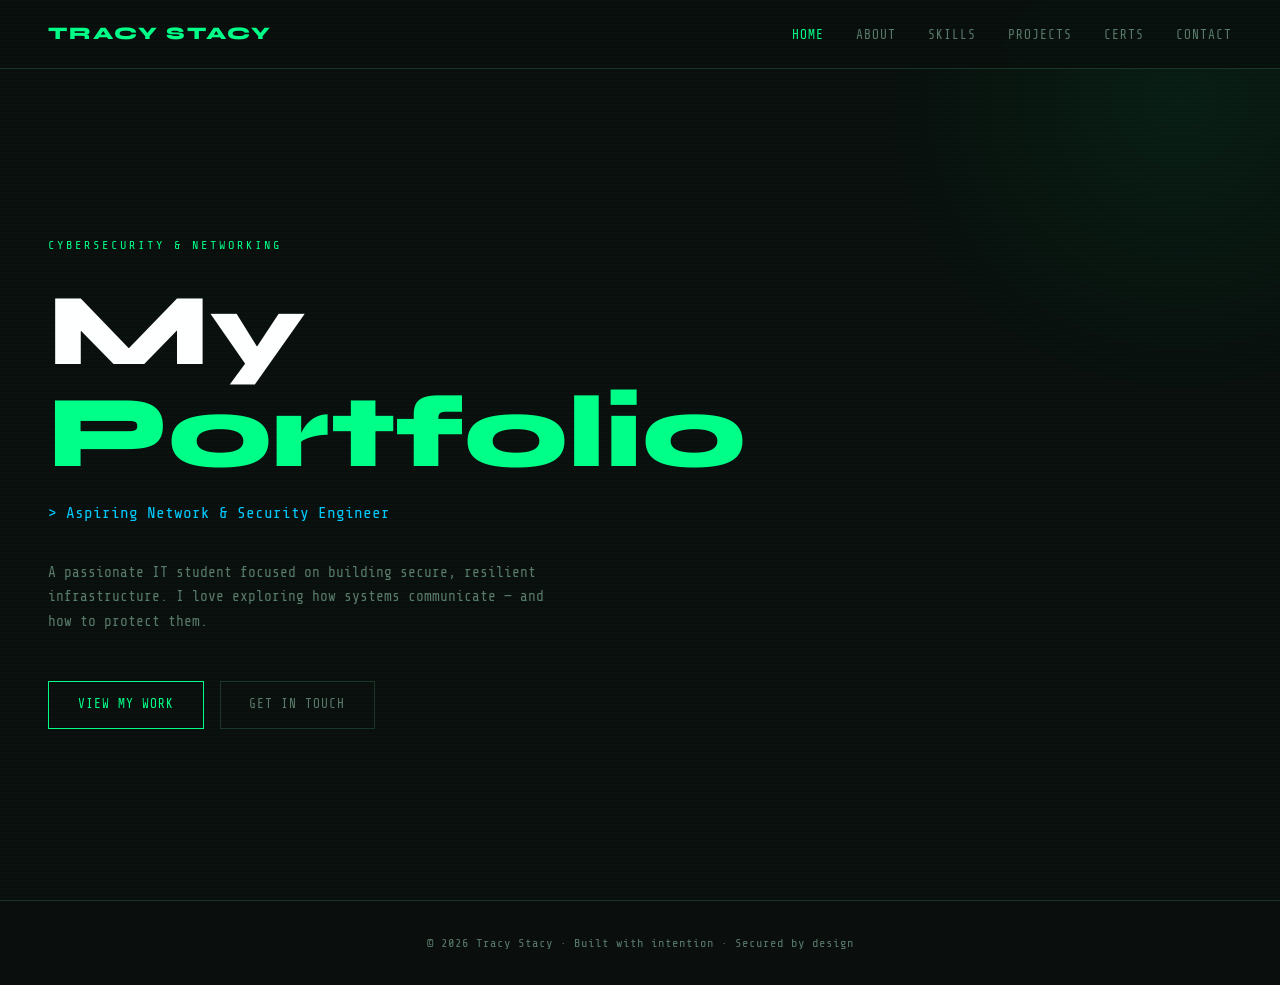
<file: index.html>
<!DOCTYPE html>
<html lang="en">
<head>
  <meta charset="UTF-8"/>
  <meta name="viewport" content="width=device-width, initial-scale=1.0"/>
  <title>Tracy Akinyi | Cybersecurity & Networking</title>
  
  <link rel="stylesheet" href="styles.css"/>
  <style>
    
    #hero {
      min-height: 100vh;
      display: flex;
      align-items: center;
      padding: 8rem 3rem 4rem;
      position: relative;
      overflow: hidden;
    }

    #hero::after {
      content: '';
      position: absolute;
      top: -200px; right: -200px;
      width: 600px; height: 600px;
      background: radial-gradient(circle, rgba(0,255,136,0.06) 0%, transparent 70%);
      pointer-events: none;
    }

    .hero-tag {
      font-size: 0.75rem;
      color: var(--accent);
      letter-spacing: 3px;
      text-transform: uppercase;
      margin-bottom: 1.5rem;
      opacity: 0;
      animation: fadeUp 0.6s 0.2s forwards;
    }

    .hero-name {
      font-family: var(--sans);
      font-size: clamp(3rem, 8vw, 7rem);
      font-weight: 800;
      line-height: 1;
      color: #fff;
      margin-bottom: 1rem;
      opacity: 0;
      animation: fadeUp 0.6s 0.4s forwards;
    }

    .hero-name span { color: var(--accent); }

    .hero-title {
      font-size: 1rem;
      color: var(--accent2);
      margin-bottom: 2rem;
      opacity: 0;
      animation: fadeUp 0.6s 0.6s forwards;
    }

    .hero-bio {
      max-width: 520px;
      color: var(--muted);
      font-size: 0.9rem;
      margin-bottom: 3rem;
      opacity: 0;
      animation: fadeUp 0.6s 0.8s forwards;
    }

    .hero-cta {
      display: flex;
      gap: 1rem;
      flex-wrap: wrap;
      opacity: 0;
      animation: fadeUp 0.6s 1s forwards;
    }

    @media (max-width: 768px) {
      #hero { padding: 7rem 1.5rem 3rem; }
    }
  </style>
</head>
<body>

  
  <section id="hero">
    <div>
      <p class="hero-tag">Cybersecurity & Networking</p>

      
      <h2 class="hero-name">My<br/><span>Portfolio</span></h2>

    
      <p class="hero-title">> Aspiring Network & Security Engineer</p>

   
      <p class="hero-bio">
        A passionate IT student focused on building secure, resilient infrastructure.
        I love exploring how systems communicate — and how to protect them.
      </p>

      <div class="hero-cta">
        <a href="projects.html" class="btn">View My Work</a>
        <a href="contact.html" class="btn btn-ghost">Get In Touch</a>
      </div>
    </div>
  </section>

  
  <script src="nav.js"></script>
</body>
</html>
</file>
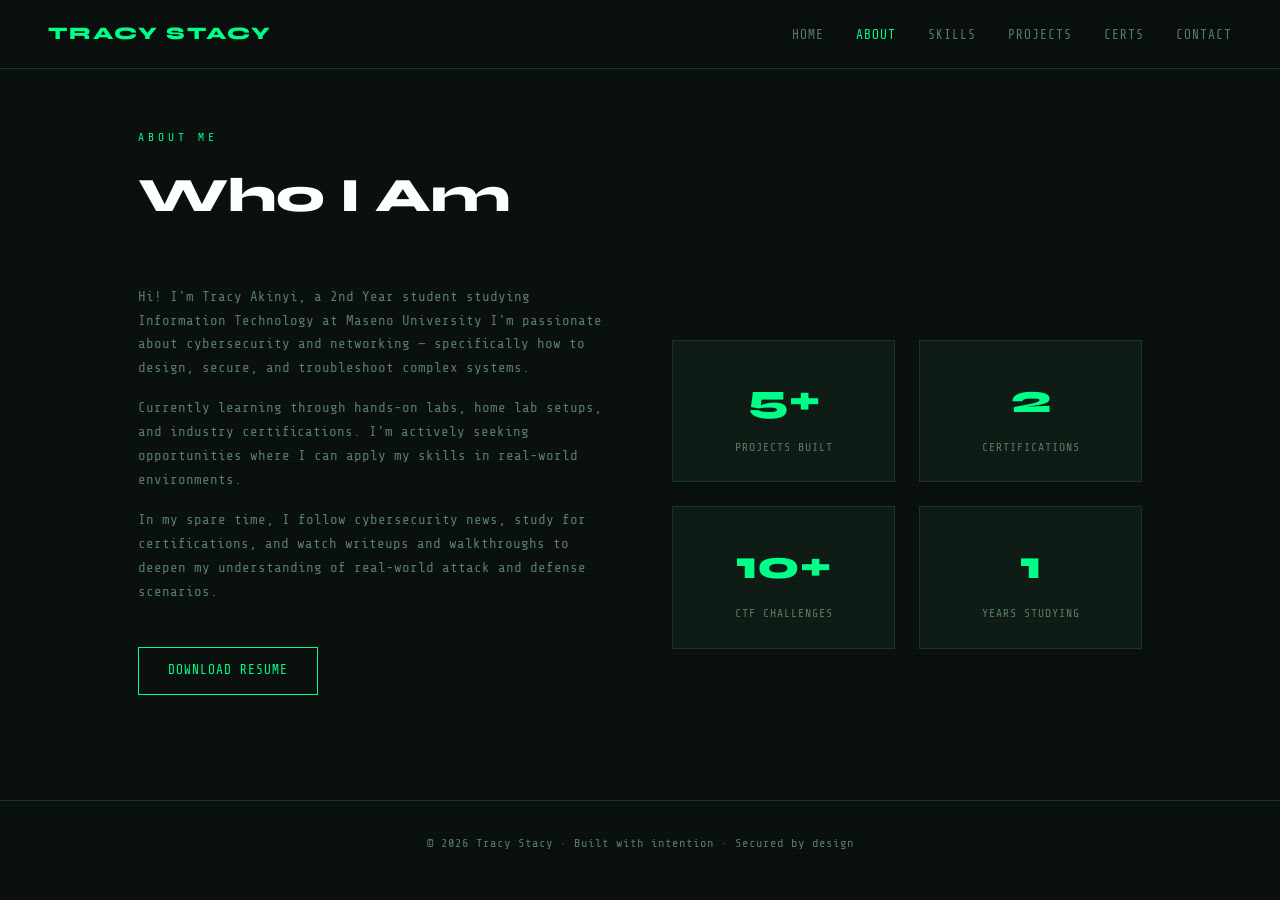
<file: about.html>
<!DOCTYPE html>
<html lang="en">
<head>
  <meta charset="UTF-8"/>
  <meta name="viewport" content="width=device-width, initial-scale=1.0"/>
  <title>About Me | Tracy Akinyi</title>
  <link rel="stylesheet" href="styles.css"/>
  <style>
    .about-grid {
      display: grid;
      grid-template-columns: 1fr 1fr;
      gap: 4rem;
      align-items: center;
    }

    .about-text p {
      color: var(--muted);
      font-size: 0.88rem;
      margin-bottom: 1rem;
    }

    .about-stats {
      display: grid;
      grid-template-columns: 1fr 1fr;
      gap: 1.5rem;
    }

    .stat-box {
      background: var(--surface);
      border: 1px solid var(--border);
      padding: 1.5rem;
      text-align: center;
      transition: border-color 0.2s;
    }

    .stat-box:hover { border-color: var(--accent); }

    .stat-number {
      font-family: var(--sans);
      font-size: 2.5rem;
      font-weight: 800;
      color: var(--accent);
    }

    .stat-label {
      font-size: 0.72rem;
      color: var(--muted);
      letter-spacing: 1px;
      text-transform: uppercase;
      margin-top: 0.3rem;
    }

    @media (max-width: 768px) {
      .about-grid { grid-template-columns: 1fr; gap: 2rem; }
    }
  </style>
</head>
<body>

  <section class="page-section" style="padding-top: 8rem;">
    <p class="section-label">About Me</p>
    <h2 class="section-title">Who I Am</h2>

    <div class="about-grid">
      <div class="about-text">

        
        <p>
          Hi! I'm Tracy Akinyi, a 2nd Year student studying
          Information Technology at Maseno University
          I'm passionate about cybersecurity and networking — specifically
          how to design, secure, and troubleshoot complex systems.
        </p>
        <p>
          Currently learning through hands-on labs, home lab setups, and
          industry certifications. I'm actively seeking 
          opportunities where I can apply my skills in real-world environments.
        </p>
        <p>
         In my spare time, I follow cybersecurity news, study for certifications, and watch writeups and walkthroughs to deepen my understanding of real-world attack and defense scenarios.
        </p>
        <br/>

        
        <a href="resume.docx" class="btn" download>Download Resume</a>
      </div>

      <div class="about-stats">
        
        <div class="stat-box">
          <div class="stat-number">5+</div>
          <div class="stat-label">Projects Built</div>
        </div>
        <div class="stat-box">
          <div class="stat-number">2</div>
          <div class="stat-label">Certifications</div>
        </div>
        <div class="stat-box">
          <div class="stat-number">10+</div>
          <div class="stat-label">CTF Challenges</div>
        </div>
        <div class="stat-box">
          <div class="stat-number">1</div>
          <div class="stat-label">Years Studying</div>
        </div>
      </div>
    </div>
  </section>

  <script src="nav.js"></script>
</body>
</html>
</file>
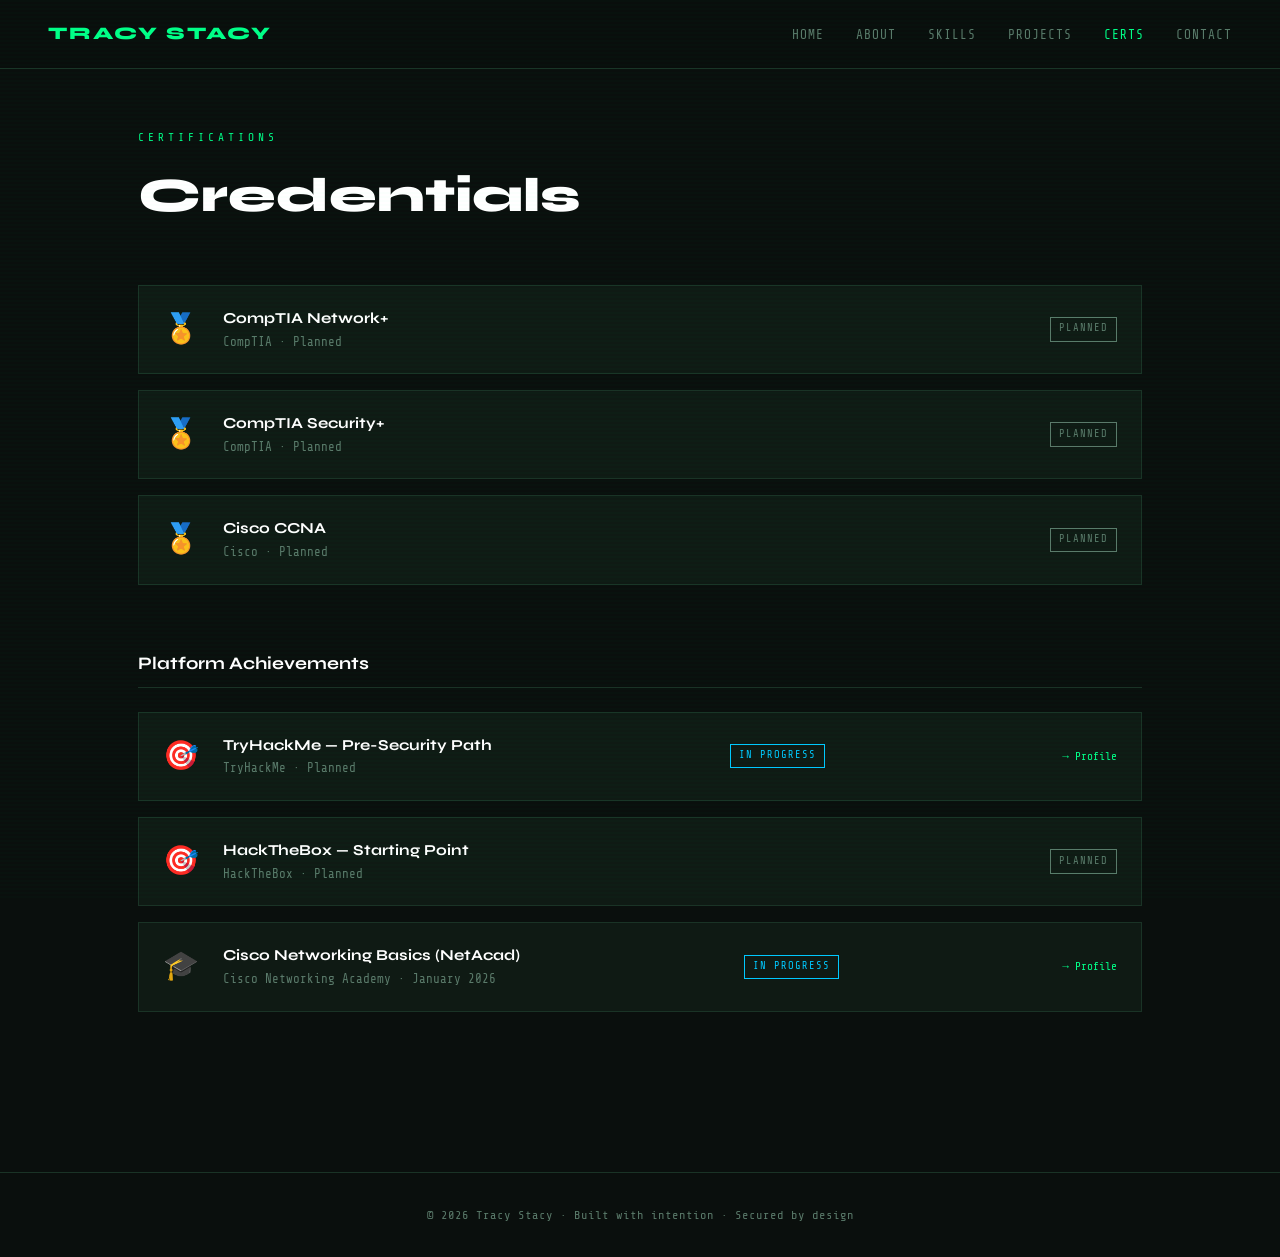
<file: certifications.html>
<!DOCTYPE html>
<html lang="en">
<head>
  <meta charset="UTF-8"/>
  <meta name="viewport" content="width=device-width, initial-scale=1.0"/>
  <title>Certifications | Tracy Akinyi</title>
  <link rel="stylesheet" href="styles.css"/>
  <style>
    .certs-list {
      display: flex;
      flex-direction: column;
      gap: 1rem;
      margin-bottom: 4rem;
    }

    .cert-item {
      display: flex;
      align-items: center;
      gap: 1.5rem;
      background: var(--surface);
      border: 1px solid var(--border);
      padding: 1.2rem 1.5rem;
      transition: border-color 0.2s, transform 0.2s;
    }

    .cert-item:hover {
      border-color: var(--accent);
      transform: translateX(4px);
    }

    .cert-icon { font-size: 1.8rem; flex-shrink: 0; }

    .cert-info h4 {
      font-family: var(--sans);
      font-weight: 700;
      color: #fff;
      font-size: 0.95rem;
    }

    .cert-info p { font-size: 0.78rem; color: var(--muted); }

    .cert-badge {
      margin-left: auto;
      font-size: 0.7rem;
      flex-shrink: 0;
    }

    .cert-badge a {
      color: var(--accent);
      text-decoration: none;
      border-bottom: 1px solid transparent;
      transition: border-color 0.2s;
    }

    .cert-badge a:hover { border-color: var(--accent); }

   
    .cert-status {
      font-size: 0.65rem;
      padding: 0.15rem 0.5rem;
      border: 1px solid;
      letter-spacing: 1px;
      text-transform: uppercase;
      margin-left: auto;
      flex-shrink: 0;
    }

    .cert-status.earned  { border-color: var(--accent);  color: var(--accent); }
    .cert-status.progress{ border-color: var(--accent2); color: var(--accent2); }
    .cert-status.planned { border-color: var(--muted);   color: var(--muted); }

    /* Platform section */
    .platform-section { margin-top: 2rem; }

    .platform-title {
      font-family: var(--sans);
      font-weight: 700;
      color: #fff;
      font-size: 1.1rem;
      margin-bottom: 1.5rem;
      padding-bottom: 0.5rem;
      border-bottom: 1px solid var(--border);
    }
  </style>
</head>
<body>

  <section class="page-section" style="padding-top: 8rem;">
    <p class="section-label"> Certifications</p>
    <h2 class="section-title">Credentials</h2>

   

    <div class="certs-list">

      <div class="cert-item">
        <div class="cert-icon">🏅</div>
        <div class="cert-info">
          <h4>CompTIA Network+</h4>
          <p>CompTIA · Planned</p>
        </div>
        <span class="cert-status planned">Planned</span>
        <!-- Once earned, change to: <span class="cert-status earned">Earned</span> -->
        <!-- And add: <div class="cert-badge"><a href="YOUR_CREDLY_LINK">→ Verify</a></div> -->
      </div>

      <div class="cert-item">
        <div class="cert-icon">🏅</div>
        <div class="cert-info">
          <h4>CompTIA Security+</h4>
          <p>CompTIA · Planned</p>
        </div>
        <span class="cert-status planned">Planned</span>
      </div>

      <div class="cert-item">
        <div class="cert-icon">🏅</div>
        <div class="cert-info">
          <h4>Cisco CCNA</h4>
          <p>Cisco · Planned</p>
        </div>
        <span class="cert-status planned">Planned</span>
      </div>

    </div>

    <!-- ONLINE PLATFORM ACHIEVEMENTS -->
    <div class="platform-section">
      <p class="platform-title">Platform Achievements</p>
      <div class="certs-list">

        <div class="cert-item">
          <div class="cert-icon">🎯</div>
          <div class="cert-info">
            <h4>TryHackMe — Pre-Security Path</h4>
            <p>TryHackMe · Planned</p>
          </div>
          <span class="cert-status progress">In Progress</span>
          <div class="cert-badge"><a href="https://tryhackme.com/p/tracyowira24?tab=yearly-activity">→ Profile</a></div>
        </div>

        <div class="cert-item">
          <div class="cert-icon">🎯</div>
          <div class="cert-info">
            <h4>HackTheBox — Starting Point</h4>
            <p>HackTheBox · Planned</p>
          </div>
          <span class="cert-status planned">Planned</span>
        </div>

        <div class="cert-item">
          <div class="cert-icon">🎓</div>
          <div class="cert-info">
            <h4>Cisco Networking Basics (NetAcad)</h4>
            <p>Cisco Networking Academy · January 2026</p>
          </div>
          <span class="cert-status progress">In Progress</span>
          <div class="cert-badge"><a href="https://www.netacad.com/launch?id=ede6cdee-3d0a-45bb-963c-eac68d24d518&tab=curriculum&view=dcf626d7-d994-5231-8be5-e4369ffd633e">→ Profile</a></div>
        </div>

      </div>
    </div>

  </section>

  <script src="nav.js"></script>
</body>
</html>
</file>
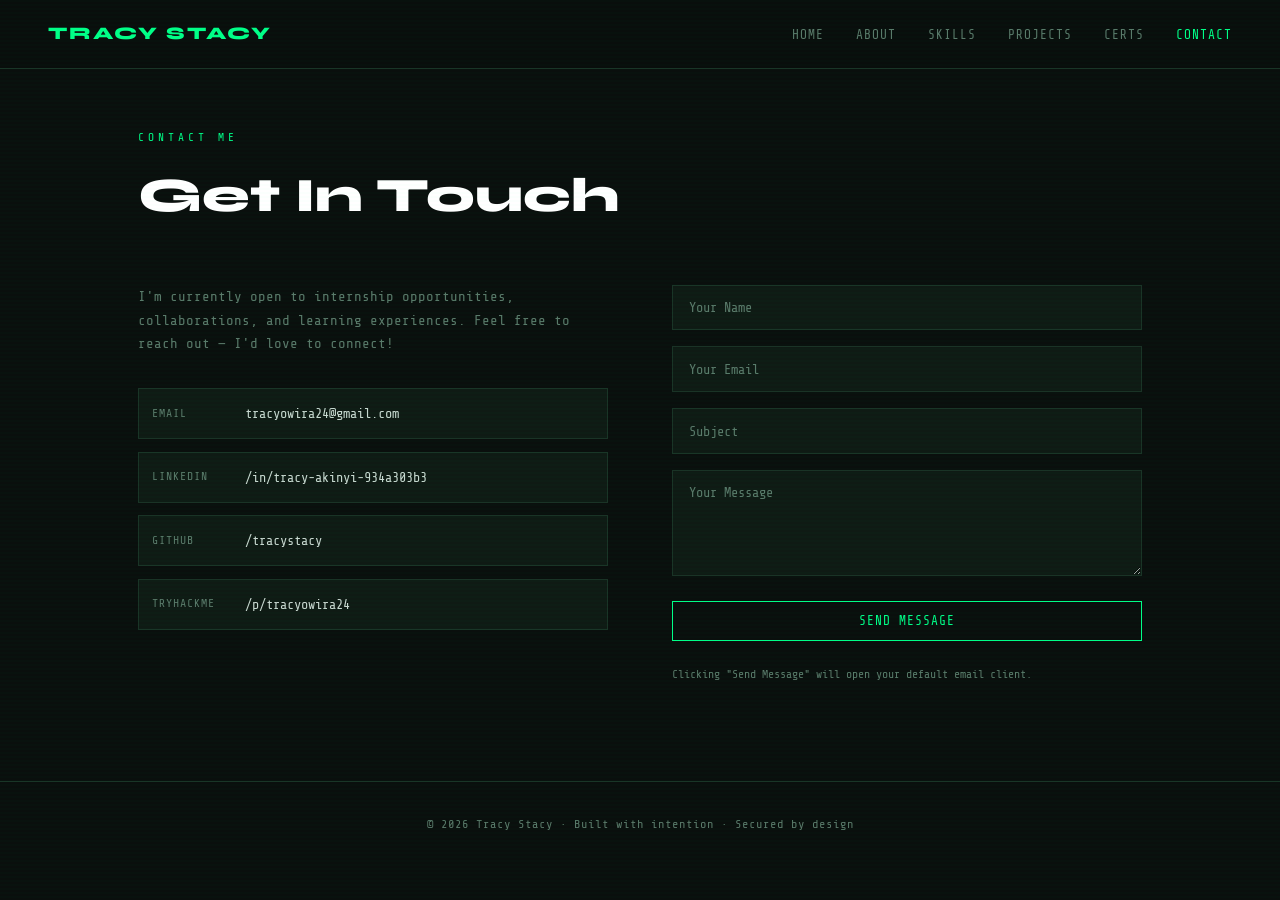
<file: contact.html>
<!DOCTYPE html>
<html lang="en">
<head>
  <meta charset="UTF-8"/>
  <meta name="viewport" content="width=device-width, initial-scale=1.0"/>
  <title>Contact Me | Tracy Akinyi</title>
  <link rel="stylesheet" href="styles.css"/>
  <style>
    .contact-grid {
      display: grid;
      grid-template-columns: 1fr 1fr;
      gap: 4rem;
      align-items: start;
    }

    .contact-info p {
      color: var(--muted);
      font-size: 0.88rem;
      margin-bottom: 2rem;
    }

    .contact-links {
      display: flex;
      flex-direction: column;
      gap: 0.8rem;
    }

    .contact-links a {
      color: var(--text);
      text-decoration: none;
      font-size: 0.85rem;
      display: flex;
      align-items: center;
      gap: 0.8rem;
      transition: color 0.2s;
      padding: 0.8rem;
      border: 1px solid var(--border);
      background: var(--surface);
    }

    .contact-links a:hover {
      color: var(--accent);
      border-color: var(--accent);
    }

    .contact-links .link-label {
      color: var(--muted);
      font-size: 0.72rem;
      width: 80px;
      flex-shrink: 0;
      text-transform: uppercase;
      letter-spacing: 1px;
    }

    /* Form */
    .contact-form {
      display: flex;
      flex-direction: column;
      gap: 1rem;
    }

    .form-group input,
    .form-group textarea {
      width: 100%;
      background: var(--surface);
      border: 1px solid var(--border);
      color: var(--text);
      font-family: var(--mono);
      font-size: 0.85rem;
      padding: 0.9rem 1rem;
      outline: none;
      transition: border-color 0.2s;
      resize: vertical;
    }

    .form-group input:focus,
    .form-group textarea:focus {
      border-color: var(--accent);
    }

    .form-group input::placeholder,
    .form-group textarea::placeholder {
      color: var(--muted);
    }

    .form-note {
      font-size: 0.72rem;
      color: var(--muted);
      margin-top: 0.5rem;
    }

    #form-success {
      display: none;
      padding: 1rem;
      border: 1px solid var(--accent);
      color: var(--accent);
      font-size: 0.82rem;
      margin-top: 1rem;
    }

    @media (max-width: 768px) {
      .contact-grid { grid-template-columns: 1fr; gap: 2rem; }
    }
  </style>
</head>
<body>

  <section class="page-section" style="padding-top: 8rem;">
    <p class="section-label">Contact Me</p>
    <h2 class="section-title">Get In Touch</h2>

    <div class="contact-grid">

      <div class="contact-info">
        
        <p>
          I'm currently open to internship opportunities, collaborations,
          and learning experiences. Feel free to reach out — I'd love to connect!
        </p>

        <div class="contact-links">
         
          <!-- ✅ Fixed: added mailto: prefix so clicking opens email client -->
          <a href="mailto:tracyowira24@gmail.com">
            <span class="link-label">Email</span>
            tracyowira24@gmail.com
          </a>

          <a href="https://www.linkedin.com/in/tracy-akinyi-934a303b3/" target="_blank">
            <span class="link-label">LinkedIn</span>
            /in/tracy-akinyi-934a303b3
          </a>

          <a href="https://github.com/tracystacy" target="_blank">
            <span class="link-label">GitHub</span>
            /tracystacy
          </a>

          <a href="https://tryhackme.com/p/tracyowira24" target="_blank">
            <span class="link-label">TryHackMe</span>
            /p/tracyowira24
          </a>

        </div>
      </div>

      <!-- ✅ Fixed: form now builds a mailto: link and opens the user's email client -->
      <form
        class="contact-form"
        id="contact-form"
        onsubmit="handleSubmit(event)"
      >
        <div class="form-group">
          <input type="text" id="name" name="name" placeholder="Your Name" required/>
        </div>
        <div class="form-group">
          <input type="email" id="email" name="email" placeholder="Your Email" required/>
        </div>
        <div class="form-group">
          <input type="text" id="subject" name="subject" placeholder="Subject"/>
        </div>
        <div class="form-group">
          <textarea rows="5" id="message" name="message" placeholder="Your Message" required></textarea>
        </div>
        <button type="submit" class="btn">Send Message</button>
        <p class="form-note">
          Clicking "Send Message" will open your default email client.
        </p>
        <div id="form-success">✓ Your email client has been opened. Send the email to complete!</div>
      </form>

    </div>
  </section>

  <script src="nav.js"></script>
  <script>
    function handleSubmit(e) {
      e.preventDefault();

      const name    = document.getElementById('name').value.trim();
      const email   = document.getElementById('email').value.trim();
      const subject = document.getElementById('subject').value.trim() || 'Message from Portfolio';
      const message = document.getElementById('message').value.trim();

      // Build the mailto body
      const body = `Name: ${name}\nEmail: ${email}\n\n${message}`;

      // Construct the mailto link and open it
      const mailtoLink =
        `mailto:tracyowira24@gmail.com` +
        `?subject=${encodeURIComponent(subject)}` +
        `&body=${encodeURIComponent(body)}`;

      window.location.href = mailtoLink;

      // Show success message and reset form
      document.getElementById('form-success').style.display = 'block';
      e.target.reset();
    }
  </script>
</body>
</html>
</file>
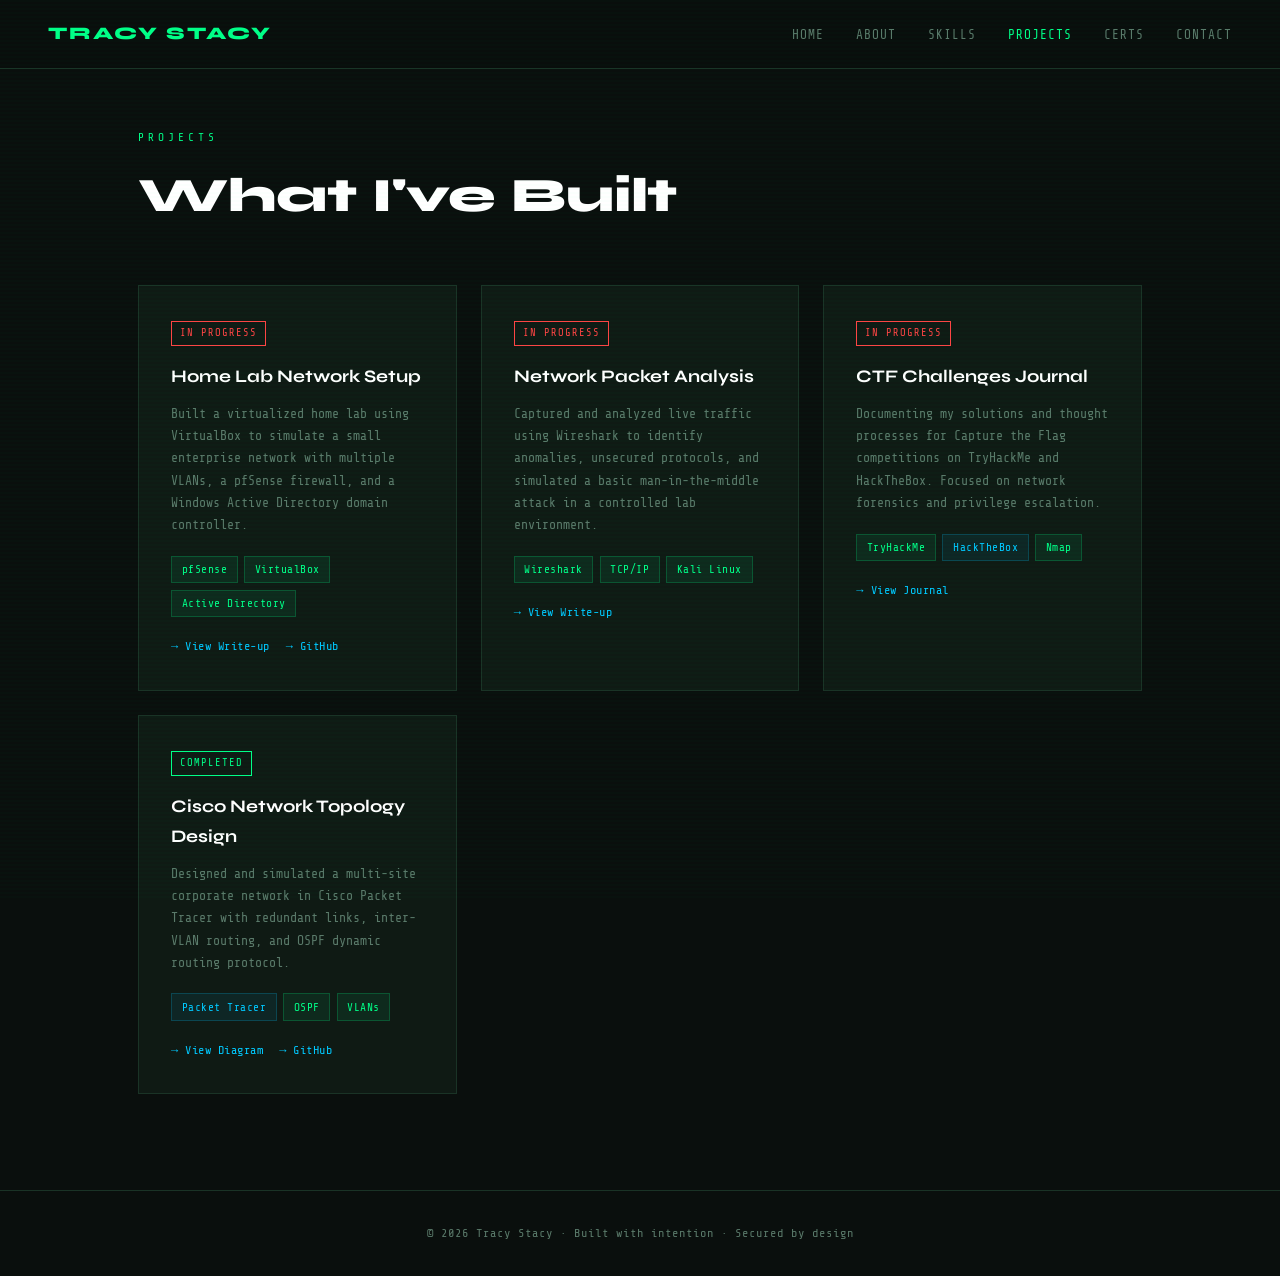
<file: projects.html>
<!DOCTYPE html>
<html lang="en">
<head>
  <meta charset="UTF-8"/>
  <meta name="viewport" content="width=device-width, initial-scale=1.0"/>
  <title>Projects | Tracy Akinyi</title>
  <link rel="stylesheet" href="styles.css"/>
  <style>
    .projects-grid {
      display: grid;
      grid-template-columns: repeat(auto-fill, minmax(300px, 1fr));
      gap: 1.5rem;
    }

    .project-card {
      background: var(--surface);
      border: 1px solid var(--border);
      padding: 2rem;
      transition: all 0.2s;
      position: relative;
      overflow: hidden;
    }

    /* Colored top bar on hover */
    .project-card::before {
      content: '';
      position: absolute;
      top: 0; left: 0; right: 0;
      height: 2px;
      background: linear-gradient(90deg, var(--accent), var(--accent2));
      transform: scaleX(0);
      transition: transform 0.3s;
    }

    .project-card:hover {
      border-color: rgba(0,255,136,0.3);
      transform: translateY(-4px);
    }

    .project-card:hover::before { transform: scaleX(1); }

    .project-status {
      display: inline-block;
      font-size: 0.65rem;
      padding: 0.15rem 0.5rem;
      border: 1px solid var(--danger);
      color: var(--danger);
      letter-spacing: 1px;
      text-transform: uppercase;
      margin-bottom: 1rem;
    }

    .project-status.live {
      border-color: var(--accent);
      color: var(--accent);
    }

    .project-card h3 {
      font-family: var(--sans);
      font-weight: 700;
      color: #fff;
      font-size: 1.1rem;
      margin-bottom: 0.7rem;
    }

    .project-card p {
      color: var(--muted);
      font-size: 0.82rem;
      margin-bottom: 1.2rem;
    }

    .project-links {
      display: flex;
      gap: 1rem;
      margin-top: 1.2rem;
    }

    .project-links a {
      font-size: 0.75rem;
      color: var(--accent2);
      text-decoration: none;
      letter-spacing: 0.5px;
      border-bottom: 1px solid transparent;
      transition: border-color 0.2s;
    }

    .project-links a:hover { border-color: var(--accent2); }

    .no-projects {
      color: var(--muted);
      font-size: 0.88rem;
      padding: 2rem;
      border: 1px dashed var(--border);
      text-align: center;
    }
  </style>
</head>
<body>

  <section class="page-section" style="padding-top: 8rem;">
    <p class="section-label">Projects</p>
    <h2 class="section-title">What I've Built</h2>

    <div class="projects-grid">

      <!--
        ✏️ HOW TO ADD A PROJECT:
        Copy one of the cards below, paste it, and fill in your details.

        project-status options:
          class="project-status live"    → shows green "Completed"
          class="project-status"         → shows red "In Progress"
      -->

      <div class="project-card">
        <span class="project-status ">In Progress</span>
        <h3>Home Lab Network Setup</h3>
        <p>
          Built a virtualized home lab using VirtualBox to simulate a small enterprise
          network with multiple VLANs, a pfSense firewall, and a Windows Active
          Directory domain controller.
        </p>
        <div class="skill-tags">
          <span class="tag">pfSense</span>
          <span class="tag red">VirtualBox</span>
          <span class="tag">Active Directory</span>
        </div>
        <div class="project-links">
          <!-- Replace # with actual URLs-->
          <a href="#">→ View Write-up</a>
          <a href="#">→ GitHub</a>
        </div>
      </div>

      <div class="project-card">
        <span class="project-status">In Progress</span>
        <h3>Network Packet Analysis</h3>
        <p>
          Captured and analyzed live traffic using Wireshark to identify anomalies,
          unsecured protocols, and simulated a basic man-in-the-middle attack in a
          controlled lab environment.
        </p>
        <div class="skill-tags">
          <span class="tag red">Wireshark</span>
          <span class="tag">TCP/IP</span>
          <span class="tag">Kali Linux</span>
        </div>
        <div class="project-links">
          <a href="#">→ View Write-up</a>
        </div>
      </div>

      <div class="project-card">
        <span class="project-status">In Progress</span>
        <h3>CTF Challenges Journal</h3>
        <p>
          Documenting my solutions and thought processes for Capture the Flag
          competitions on TryHackMe and HackTheBox. Focused on network forensics
          and privilege escalation.
        </p>
        <div class="skill-tags">
          <span class="tag">TryHackMe</span>
          <span class="tag blue">HackTheBox</span>
          <span class="tag">Nmap</span>
        </div>
        <div class="project-links">
          <a href="#">→ View Journal</a>
        </div>
      </div>

      <div class="project-card">
        <span class="project-status live">Completed</span>
        <h3>Cisco Network Topology Design</h3>
        <p>
          Designed and simulated a multi-site corporate network in Cisco Packet
          Tracer with redundant links, inter-VLAN routing, and OSPF dynamic
          routing protocol.
        </p>
        <div class="skill-tags">
          <span class="tag blue">Packet Tracer</span>
          <span class="tag">OSPF</span>
          <span class="tag">VLANs</span>
        </div>
        <div class="project-links">
          <a href="#">→ View Diagram</a>
          <a href="#">→ GitHub</a>
        </div>
      </div>

      <!--
        Don't have projects yet? That's okay!
        You can temporarily show this placeholder and fill it in later.

        <div class="no-projects">
          <p>More projects coming soon. Currently building in the lab! 🔧</p>
        </div>
      -->

    </div>
  </section>

  <script src="nav.js"></script>
</body>
</html>
</file>
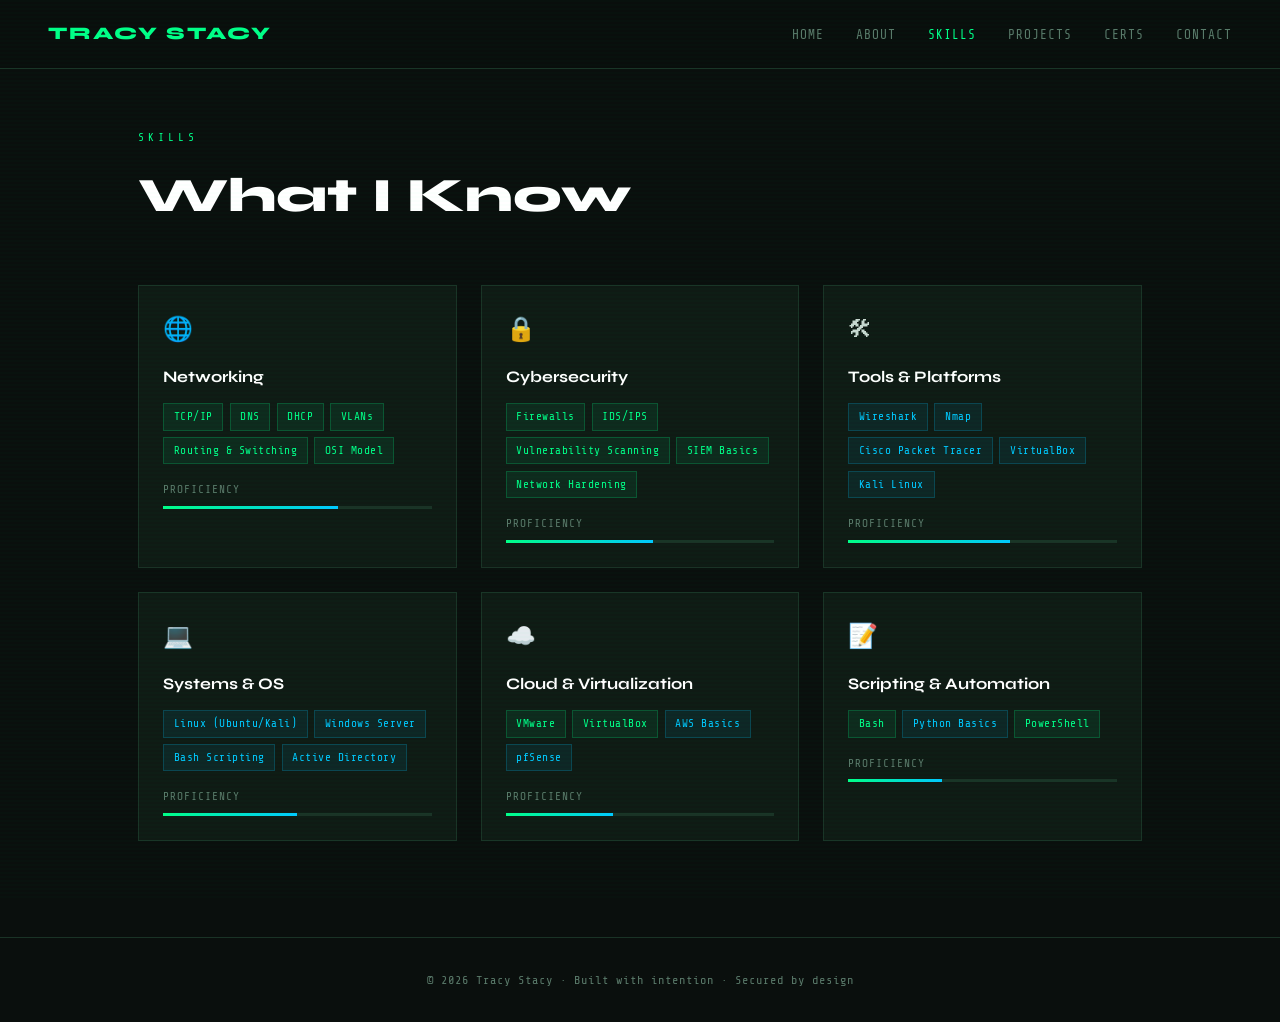
<file: skills.html>
<!DOCTYPE html>
<html lang="en">
<head>
  <meta charset="UTF-8"/>
  <meta name="viewport" content="width=device-width, initial-scale=1.0"/>
  <title>Skills | Tracy Akinyi</title>
  <link rel="stylesheet" href="styles.css"/>
  <style>
    .skills-grid {
      display: grid;
      grid-template-columns: repeat(auto-fill, minmax(260px, 1fr));
      gap: 1.5rem;
    }

    .skill-card {
      background: var(--surface);
      border: 1px solid var(--border);
      padding: 1.5rem;
      transition: border-color 0.2s, transform 0.2s;
    }

    .skill-card:hover {
      border-color: var(--accent);
      transform: translateY(-3px);
    }

    .skill-card-icon {
      font-size: 1.5rem;
      margin-bottom: 0.8rem;
    }

    .skill-card h3 {
      font-family: var(--sans);
      font-weight: 700;
      color: #fff;
      margin-bottom: 0.8rem;
      font-size: 1rem;
    }

    /* Progress bar for skill levels */
    .skill-level {
      margin-top: 1rem;
      font-size: 0.7rem;
      color: var(--muted);
      letter-spacing: 1px;
      text-transform: uppercase;
      margin-bottom: 0.4rem;
    }

    .progress-bar {
      height: 3px;
      background: var(--border);
      width: 100%;
    }

    .progress-fill {
      height: 100%;
      background: linear-gradient(90deg, var(--accent), var(--accent2));
      transition: width 1s ease;
    }
  </style>
</head>
<body>

  <section class="page-section" style="padding-top: 8rem;">
    <p class="section-label">Skills</p>
    <h2 class="section-title">What I Know</h2>

    <div class="skills-grid">

      <!-- ✏️ EDIT or REMOVE any card. Add more by copying a card block -->

      <div class="skill-card">
        <div class="skill-card-icon">🌐</div>
        <h3>Networking</h3>
        <div class="skill-tags">
          <span class="tag">TCP/IP</span>
          <span class="tag">DNS</span>
          <span class="tag">DHCP</span>
          <span class="tag">VLANs</span>
          <span class="tag">Routing & Switching</span>
          <span class="tag">OSI Model</span>
        </div>
        <p class="skill-level">Proficiency</p>
        <div class="progress-bar"><div class="progress-fill" style="width: 65%"></div></div>
      </div>

      <div class="skill-card">
        <div class="skill-card-icon">🔒</div>
        <h3>Cybersecurity</h3>
        <div class="skill-tags">
          <span class="tag">Firewalls</span>
          <span class="tag">IDS/IPS</span>
          <span class="tag">Vulnerability Scanning</span>
          <span class="tag">SIEM Basics</span>
          <span class="tag">Network Hardening</span>
        </div>
        <p class="skill-level">Proficiency</p>
        <div class="progress-bar"><div class="progress-fill" style="width: 55%"></div></div>
      </div>

      <div class="skill-card">
        <div class="skill-card-icon">🛠</div>
        <h3>Tools & Platforms</h3>
        <div class="skill-tags">
          <span class="tag blue">Wireshark</span>
          <span class="tag blue">Nmap</span>
          <span class="tag blue">Cisco Packet Tracer</span>
          <span class="tag blue">VirtualBox</span>
          <span class="tag blue">Kali Linux</span>
        </div>
        <p class="skill-level">Proficiency</p>
        <div class="progress-bar"><div class="progress-fill" style="width: 60%"></div></div>
      </div>

      <div class="skill-card">
        <div class="skill-card-icon">💻</div>
        <h3>Systems & OS</h3>
        <div class="skill-tags">
          <span class="tag blue">Linux (Ubuntu/Kali)</span>
          <span class="tag blue">Windows Server</span>
          <span class="tag blue">Bash Scripting</span>
          <span class="tag blue">Active Directory</span>
        </div>
        <p class="skill-level">Proficiency</p>
        <div class="progress-bar"><div class="progress-fill" style="width: 50%"></div></div>
      </div>

      <div class="skill-card">
        <div class="skill-card-icon">☁️</div>
        <h3>Cloud & Virtualization</h3>
        <div class="skill-tags">
          <span class="tag">VMware</span>
          <span class="tag">VirtualBox</span>
          <span class="tag blue">AWS Basics</span>
          <span class="tag blue">pfSense</span>
        </div>
        <p class="skill-level">Proficiency</p>
        <div class="progress-bar"><div class="progress-fill" style="width: 40%"></div></div>
      </div>

      <div class="skill-card">
        <div class="skill-card-icon">📝</div>
        <h3>Scripting & Automation</h3>
        <div class="skill-tags">
          <span class="tag">Bash</span>
          <span class="tag blue">Python Basics</span>
          <span class="tag">PowerShell</span>
        </div>
        <p class="skill-level">Proficiency</p>
        <div class="progress-bar"><div class="progress-fill" style="width: 35%"></div></div>
      </div>

    </div>
  </section>

  <script src="nav.js"></script>
</body>
</html>
</file>
<file: styles.css>
/* ============================================
   PORTFOLIO - SHARED STYLES
   Used by ALL pages - always link this first
   ============================================ */

@import url('https://fonts.googleapis.com/css2?family=Share+Tech+Mono&family=Syne:wght@400;700;800&display=swap');

:root {
  --bg: #0a0f0d;
  --surface: #0f1a14;
  --border: #1a3326;
  --accent: #00ff88;
  --accent2: #00c9ff;
  --text: #c8d8d0;
  --muted: #5a7a6a;
  --danger: #ff4444;
  --mono: 'Share Tech Mono', monospace;
  --sans: 'Syne', sans-serif;
}

* { margin: 0; padding: 0; box-sizing: border-box; }

body {
  background: var(--bg);
  color: var(--text);
  font-family: var(--mono);
  line-height: 1.7;
  overflow-x: hidden;
}

/* Scanline overlay effect */
body::before {
  content: '';
  position: fixed;
  inset: 0;
  background: repeating-linear-gradient(
    0deg, transparent, transparent 2px,
    rgba(0,255,136,0.015) 2px, rgba(0,255,136,0.015) 4px
  );
  pointer-events: none;
  z-index: 9999;
}

/* ---- NAVIGATION (shared across all pages) ---- */
nav {
  position: fixed;
  top: 0; left: 0; right: 0;
  z-index: 100;
  display: flex;
  justify-content: space-between;
  align-items: center;
  padding: 1.2rem 3rem;
  background: rgba(10,15,13,0.85);
  backdrop-filter: blur(10px);
  border-bottom: 1px solid var(--border);
}

.nav-logo {
  font-family: var(--sans);
  font-weight: 800;
  font-size: 1.1rem;
  color: var(--accent);
  letter-spacing: 2px;
  text-transform: uppercase;
  text-decoration: none;
}

.nav-links {
  display: flex;
  gap: 2rem;
  list-style: none;
}

.nav-links a {
  color: var(--muted);
  text-decoration: none;
  font-size: 0.8rem;
  letter-spacing: 1px;
  text-transform: uppercase;
  transition: color 0.2s;
}

.nav-links a:hover,
.nav-links a.active { color: var(--accent); }

/* ---- BUTTONS ---- */
.btn {
  display: inline-block;
  padding: 0.75rem 1.8rem;
  font-family: var(--mono);
  font-size: 0.8rem;
  letter-spacing: 1px;
  text-transform: uppercase;
  text-decoration: none;
  border: 1px solid var(--accent);
  color: var(--accent);
  background: transparent;
  cursor: pointer;
  transition: all 0.2s;
  position: relative;
  overflow: hidden;
  z-index: 0;
}

.btn::before {
  content: '';
  position: absolute;
  inset: 0;
  background: var(--accent);
  transform: scaleX(0);
  transform-origin: left;
  transition: transform 0.2s;
  z-index: -1;
}

.btn:hover { color: var(--bg); }
.btn:hover::before { transform: scaleX(1); }

.btn-ghost {
  border-color: var(--border);
  color: var(--muted);
}
.btn-ghost:hover { color: var(--bg); border-color: var(--muted); }
.btn-ghost::before { background: var(--muted); }

/* ---- SECTION BASE ---- */
.page-section {
  padding: 6rem 3rem;
  max-width: 1100px;
  margin: 0 auto;
}

.section-label {
  font-size: 0.7rem;
  letter-spacing: 4px;
  text-transform: uppercase;
  color: var(--accent);
  margin-bottom: 0.5rem;
}

.section-title {
  font-family: var(--sans);
  font-size: clamp(1.8rem, 4vw, 3rem);
  font-weight: 800;
  color: #fff;
  margin-bottom: 3rem;
}

/* ---- TAGS ---- */
.skill-tags {
  display: flex;
  flex-wrap: wrap;
  gap: 0.4rem;
}

.tag {
  font-size: 0.7rem;
  padding: 0.2rem 0.6rem;
  background: rgba(0,255,136,0.07);
  border: 1px solid rgba(0,255,136,0.2);
  color: var(--accent);
  letter-spacing: 0.5px;
}

.tag.blue {
  background: rgba(0,201,255,0.07);
  border-color: rgba(0,201,255,0.2);
  color: var(--accent2);
}

/* ---- DIVIDER ---- */
.divider {
  border: none;
  border-top: 1px solid var(--border);
  margin: 0;
}

/* ---- FOOTER ---- */
footer {
  text-align: center;
  padding: 2rem;
  border-top: 1px solid var(--border);
  color: var(--muted);
  font-size: 0.75rem;
  letter-spacing: 1px;
}

/* ---- ANIMATIONS ---- */
@keyframes fadeUp {
  from { opacity: 0; transform: translateY(20px); }
  to   { opacity: 1; transform: translateY(0); }
}

/* ---- RESPONSIVE ---- */
@media (max-width: 768px) {
  nav { padding: 1rem 1.5rem; }
  .nav-links { gap: 1rem; }
  .page-section { padding: 4rem 1.5rem; }
}
</file>
